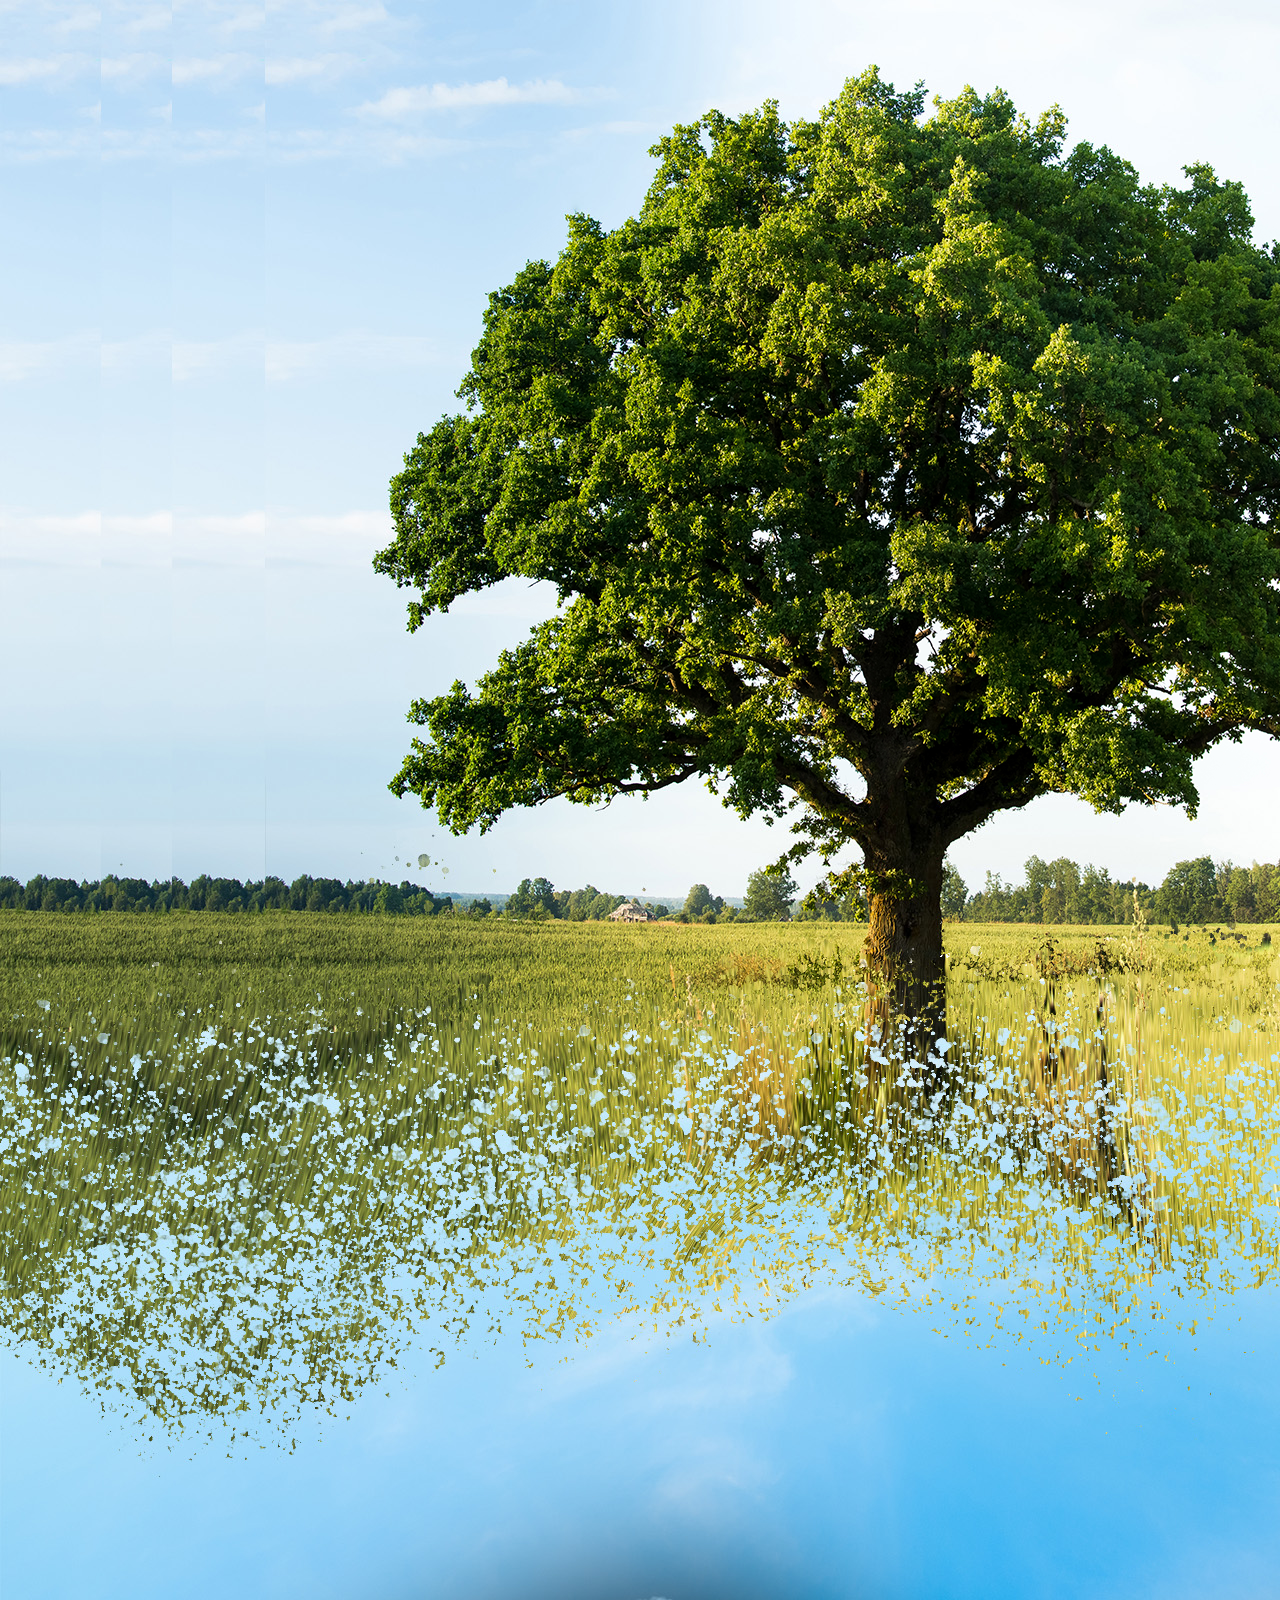
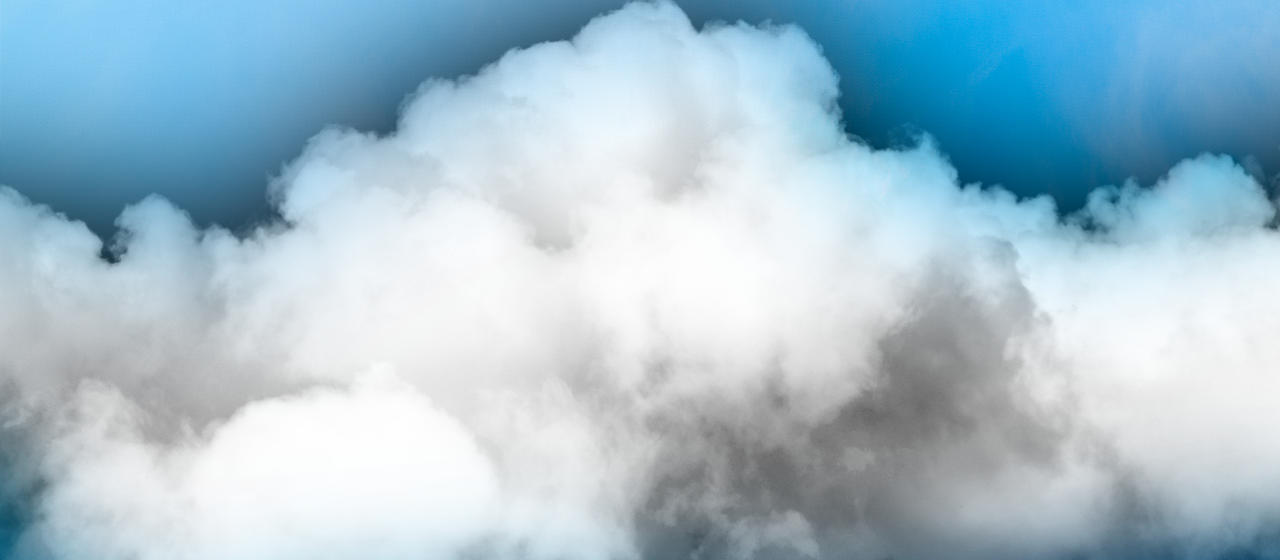
<file: index.html>
<!doctype html>
<html>
<head>
<meta charset="UTF-8">
<title>Oak Tree</title>
<link href="style.css" rel="stylesheet" type="text/css">
</head>

<body>
<!---	Dark
<img src="images/Couds dark.png" class="Coudsdark" alt="DClouds"/>
<img src="images/tree dark.png" class="treedark" alt="Dtree"/>
<img src="images/W1.png" class="W1" alt="W1"/>
<img src="images/W2.png" class="W2" alt="W2"/>
<img src="images/W3.png" class="W3" alt="W3"/>
<img src="images/W4.png" class="W4" alt="W4"/>
<img src="images/W5.png" class="W5" alt="W5"/>
<img src="images/GreyDancer1.png" class="GD1" alt="GD1"/>
<img src="images/GreyDancer2.png" class="GD2" alt="GD2"/>
<img src="images/GreyDancer3.png" class="GD3" alt="GD3"/>
<img src="images/GreyDancer4.png" class="GD4" alt="GD4"/>
<img src="images/GreyDancer5.png" class="GD5" alt="GD5"/>
<img src="images/moon.png" class="moon" alt="moon"/>
<img src="images/Dark Background.png" class="darkback" alt="dark oak tree"/>

	Light	 --->
<img src="images/background orig.jpg" alt="Original sky Background"/>

<a href="page1.html">Dark Page</a>
<a href="page1.html"><img src="images/Clouds.png" class="Clouds" alt="Clouds"></a> <a href="https://www.youtube.com/watch?v=HWKD73Rj1C4" target="_blank">
	<img src="images/tree.png" class="tree" alt="tree"/>
<a/>
	

<!---	
<img src="images/one.png" class="one" alt="D1"/>

<img src="images/two.png" class="two" alt="D2"/>
	
<img src="images/three.png" class="three" alt="D3"/>
	
<img src="images/four.png" class="four" alt="D4"/>
	
<img src="images/five.png" class="five" alt="D5"/>

	<!---	
	At the end of the day, I will miss you every day, but  i know you are alright. No matter how many years go by, you are happy and I will see you again
	 --->
<img src="images/WhiteDancer1.png" class="WD1" alt="while the world is gone for me, you will not worry since I can be dancing"/>
	
<img src="images/WhiteDancer2.png" class="WD2" alt="I will be singing"/>
	
<img src="images/WhiteDancer3.png" class="WD3" alt="then I will be spinning"/>
	
<img src="images/WhiteDancer4.png" class="WD4" alt="and jumping"/>
	
<img src="images/WhiteDancer5.png" class="WTCD5" alt="and i will be screaming"/>
	
	
</body>
</html>
</file>
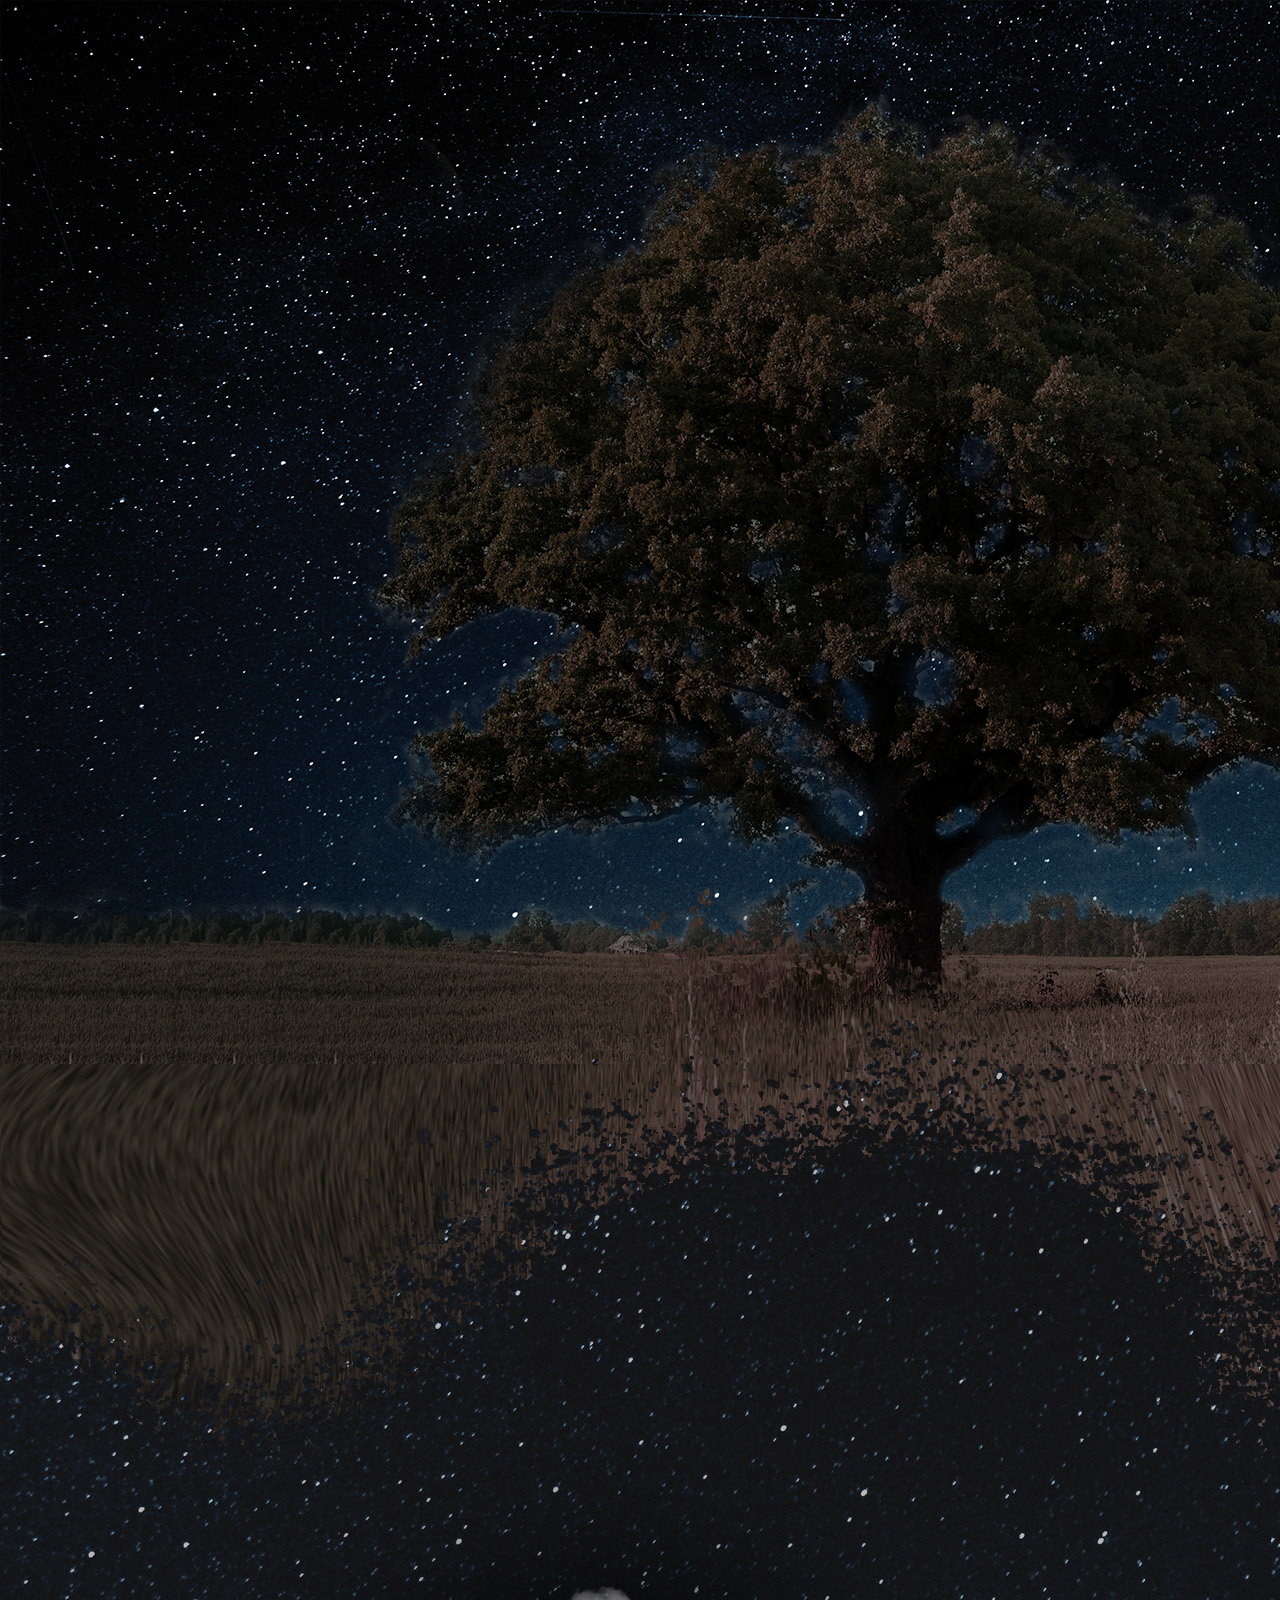
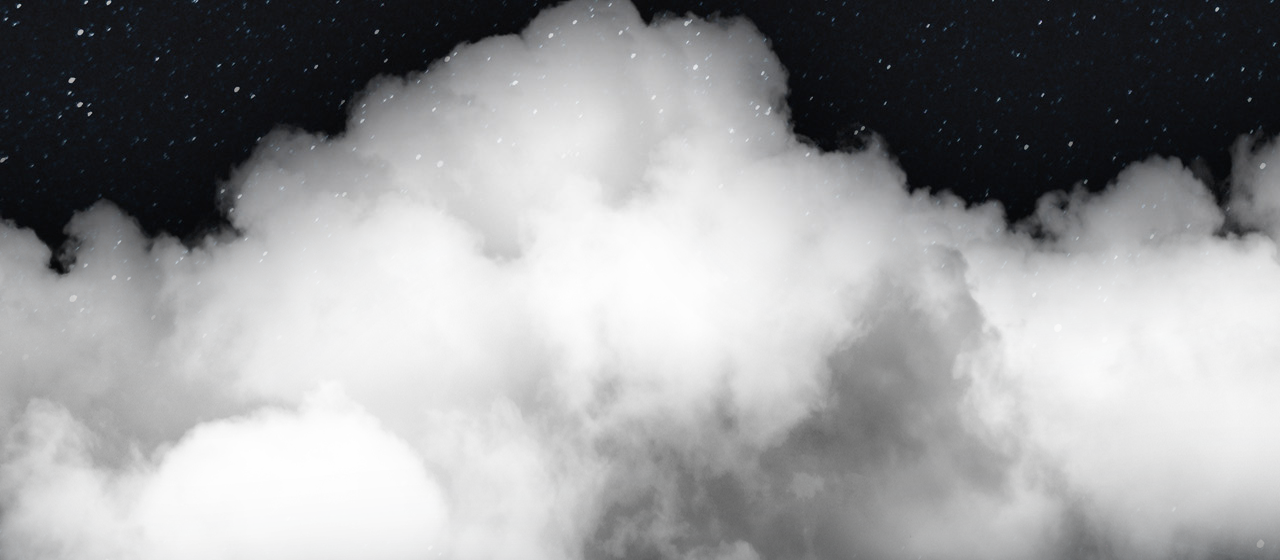
<file: page1.html>
<!doctype html>
<html>
<head>
<meta charset="UTF-8">
<title>Oak Tree</title>
<link href="style.css" rel="stylesheet" type="text/css">
</head>

<body>
<img src="images/BackGround Dark.jpg" alt="OrigBack"/>
<!---<a href="page1.html">Dark Page</a>
<img src="images/Clouds.png" class="Clouds" alt="Clouds"/>
	 --->
	<a href="index.html">Original</a>
<a href="index.html"><img src="images/Couds dark.png" class="Coudsdark" alt="DClouds"></a> <a href="page2.html"><img src="images/tree dark.png" class="treedark" alt="Dtree">
	</a><!---<img src="images/W1.png" class="W1" alt="W1"/>
<img src="images/W2.png" class="W2" alt="W2"/>
<img src="images/W3.png" class="W3" alt="W3"/>
<img src="images/W4.png" class="W4" alt="W4"/>
<img src="images/W5.png" class="W5" alt="W5"/>
	 --->
<img src="images/GreyDancer1.png" class="GD1" alt="Its ok that im gone"/>
<img src="images/GreyDancer2.png" class="GD2" alt="Im happy now"/>
<img src="images/GreyDancer3.png" class="GD3" alt="Live the best life you can"/>
<img src="images/GreyDancer4.png" class="GD4" alt="day or night"/>
<img src="images/GreyDancer5.png" class="GD5" alt="Ill be under the oak tree"/>

	<img src="images/moon.png" class="moon" alt="i will light your way"/>

<!---		Light
<img src="images/background orig.jpg" alt="Original sky Background"/>
	
<img src="images/Clouds.png" class="Clouds" alt="Clouds"/>
	

<a href="https://www.youtube.com/watch?v=HWKD73Rj1C4" target="_blank">
	<img src="images/tree.png" class="tree" alt="tree"/>
<a/>
	

<!---	
<img src="images/one.png" class="one" alt="D1"/>

<img src="images/two.png" class="two" alt="D2"/>
	
<img src="images/three.png" class="three" alt="D3"/>
	
<img src="images/four.png" class="four" alt="D4"/>
	
<img src="images/five.png" class="five" alt="D5"/>

<img src="images/WhiteDancer1.png" class="WD1" alt="while the world is gone for me, you will not worry since I can be dancing"/>
	
<img src="images/WhiteDancer2.png" class="WD2" alt="I will be singing"/>
	
<img src="images/WhiteDancer3.png" class="WD3" alt="then I will be spinning"/>
	
<img src="images/WhiteDancer4.png" class="WD4" alt="and jumping"/>
	
<img src="images/WhiteDancer5.png" class="WTCD5" alt="and i will be screaming"/> --->
	
</body>
</html>
</file>
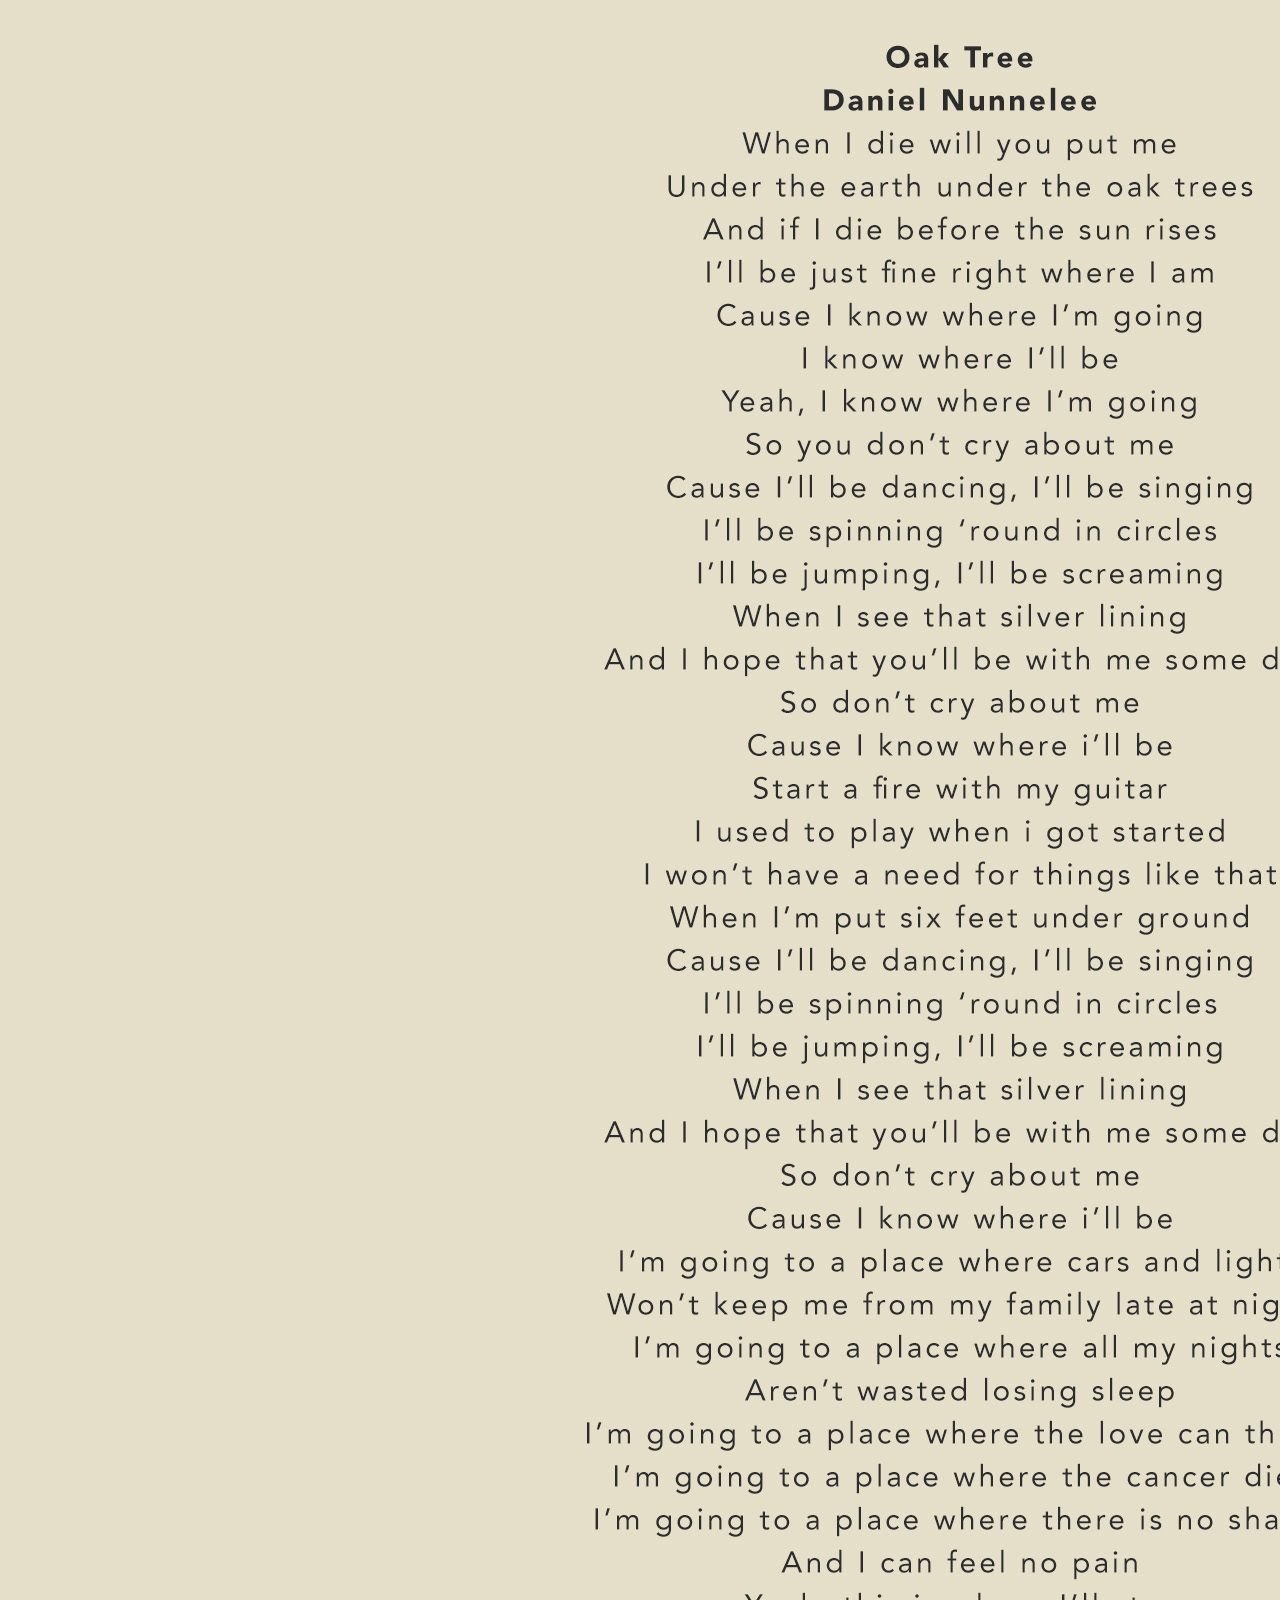
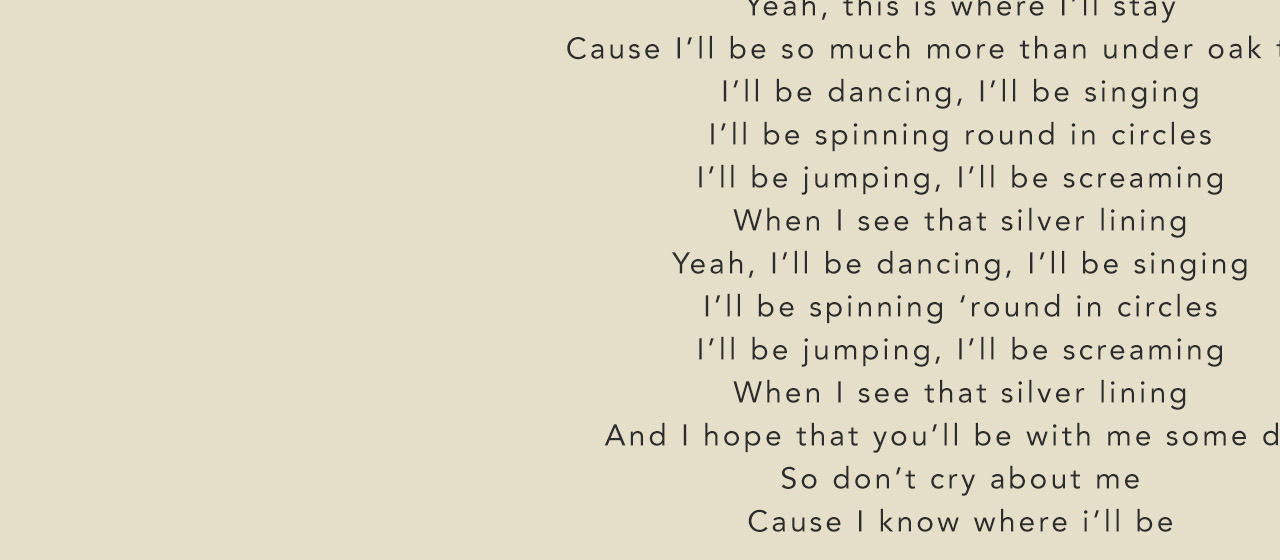
<file: page2.html>
<!doctype html>
<html>
<head>
<meta charset="UTF-8">
<title>Oak Tree</title>
<link href="style.css" rel="stylesheet" type="text/css">
</head>

<body>
<img src="images/lyrics.jpg" width="1920" height="2160" alt=""/>
<!---		
	<img src="images/BackGround Dark.jpg" alt="OrigBack"/>
<!---<a href="page1.html">Dark Page</a>
<img src="images/Clouds.png" class="Clouds" alt="Clouds"/>
	
	<a href="index.html">Original</a>
<a href="index.html"><img src="images/Couds dark.png" class="Coudsdark" alt="DClouds"></a>
	
<img src="images/tree dark.png" class="treedark" alt="Dtree"/>
<!---<img src="images/W1.png" class="W1" alt="W1"/>
<img src="images/W2.png" class="W2" alt="W2"/>
<img src="images/W3.png" class="W3" alt="W3"/>
<img src="images/W4.png" class="W4" alt="W4"/>
<img src="images/W5.png" class="W5" alt="W5"/>
	
<img src="images/GreyDancer1.png" class="GD1" alt="Its ok that im gone"/>
<img src="images/GreyDancer2.png" class="GD2" alt="Im happy now"/>
<img src="images/GreyDancer3.png" class="GD3" alt="Live the best life you can"/>
<img src="images/GreyDancer4.png" class="GD4" alt="day or night"/>
<img src="images/GreyDancer5.png" class="GD5" alt="Ill be under the oak tree"/>

	<img src="images/moon.png" class="moon" alt="i will light your way"/>

<!---		Light
<img src="images/background orig.jpg" alt="Original sky Background"/>
	
<img src="images/Clouds.png" class="Clouds" alt="Clouds"/>
	

<a href="https://www.youtube.com/watch?v=HWKD73Rj1C4" target="_blank">
	<img src="images/tree.png" class="tree" alt="tree"/>
<a/>
	

<!---	
<img src="images/one.png" class="one" alt="D1"/>

<img src="images/two.png" class="two" alt="D2"/>
	
<img src="images/three.png" class="three" alt="D3"/>
	
<img src="images/four.png" class="four" alt="D4"/>
	
<img src="images/five.png" class="five" alt="D5"/>

<img src="images/WhiteDancer1.png" class="WD1" alt="while the world is gone for me, you will not worry since I can be dancing"/>
	
<img src="images/WhiteDancer2.png" class="WD2" alt="I will be singing"/>
	
<img src="images/WhiteDancer3.png" class="WD3" alt="then I will be spinning"/>
	
<img src="images/WhiteDancer4.png" class="WD4" alt="and jumping"/>
	
<img src="images/WhiteDancer5.png" class="WTCD5" alt="and i will be screaming"/> --->
	
</body>
</html>
</file>
<file: style.css>
@charset "UTF-8";
body {
	padding: 0;
	margin: 0;
}

img{
	position: absolute;
}
.darkback {
  left: -1359px;
  top: -1125px;
}

.Clouds{
  position: absolute;
  left: 0px;
  top: 1739px;
}

.tree {
  left: 528px;
  top: 219px;
}

.one {
  left: 280.958px;
  top: 1823.256px;
}

.two {
  left: 577.505px;
  top: 1746.256px;
}

.three {
  left: 900.895px;
  top: 1411.256px;
}

.four {
  left: 1293.505px;
  top: 1582.256px;
}

.five {
  left: 1631.755px;
  top: 1949.256px;
}

.WD1 {
  left: 41px;
  top: 1637px;
	opacity: 0;
	transition: 2s
}
.WD1:hover{
	opacity:1;
}

.WD2 {
  left: 558px;
  top: 1458px;	
	opacity: 0;
	transition: 2s
}
.WD2:hover{
	opacity:1;
}

.WD3 {
  left: 821px;
  top: 1216px;
	opacity: 0;
	transition: 2s
}
	.WD3:hover{
	opacity:1;}

.WD4 {
  left: 1176px;
  top: 1458px;
	opacity: 0;
	transition: 2s
}
	.WD4:hover{
	opacity:1;
}

.WTCD5{
  position: absolute;
  left: 1498px;
  top: 1610px;
	opacity: 0;
	transition: 2s
}
	.WTCD5:hover{
	opacity:1;
}


.Coudsdark {
  left: 0px;
  top: 1834px;
}

.treedark {
  left: 637px;
  top: 232px;
}

.W1 {
  left: 141.958px;
  top: 1738.256px;
}

.W2{
  left: 559.505px;
  top: 1661.256px;
}

.W3 {
  left: 873.895px;
  top: 1426.256px;
}

.W4 {
  left: 1214.505px;
  top: 1697.256px;
}

.W5 {
  left: 1622.755px;
  top: 1864.256px;
}

.GD1{
  left: 21px;
  top: 1501px;
	opacity: 0;
	transition: 2s
}
.GD1:hover{
	opacity:1;
}

.GD2 {
  left: 494px;
  top: 1278px;
		opacity: 0;
	transition: 2s
}
.GD2:hover{
	opacity:1;
}

.GD3{
  left: 851px;
  top: 1114px;
	opacity: 0;
	transition: 2s
}
.GD3:hover{
	opacity:1;
}

.GD4{
  left: 1200px;
  top: 1343px;
	opacity: 0;
	transition: 2s
}
.GD4:hover{
	opacity:1;
}

.GD5 {
  left: 1478px;
  top: 1474px;
	opacity: 0;
	transition: 2s
}
.GD5:hover{
	opacity:1;
}

.moon {
  left: 1611px;
  top: 71px;		
	opacity: .25;
	transition: 2s
}
.moon:hover{
	opacity:1;
}
</file>
